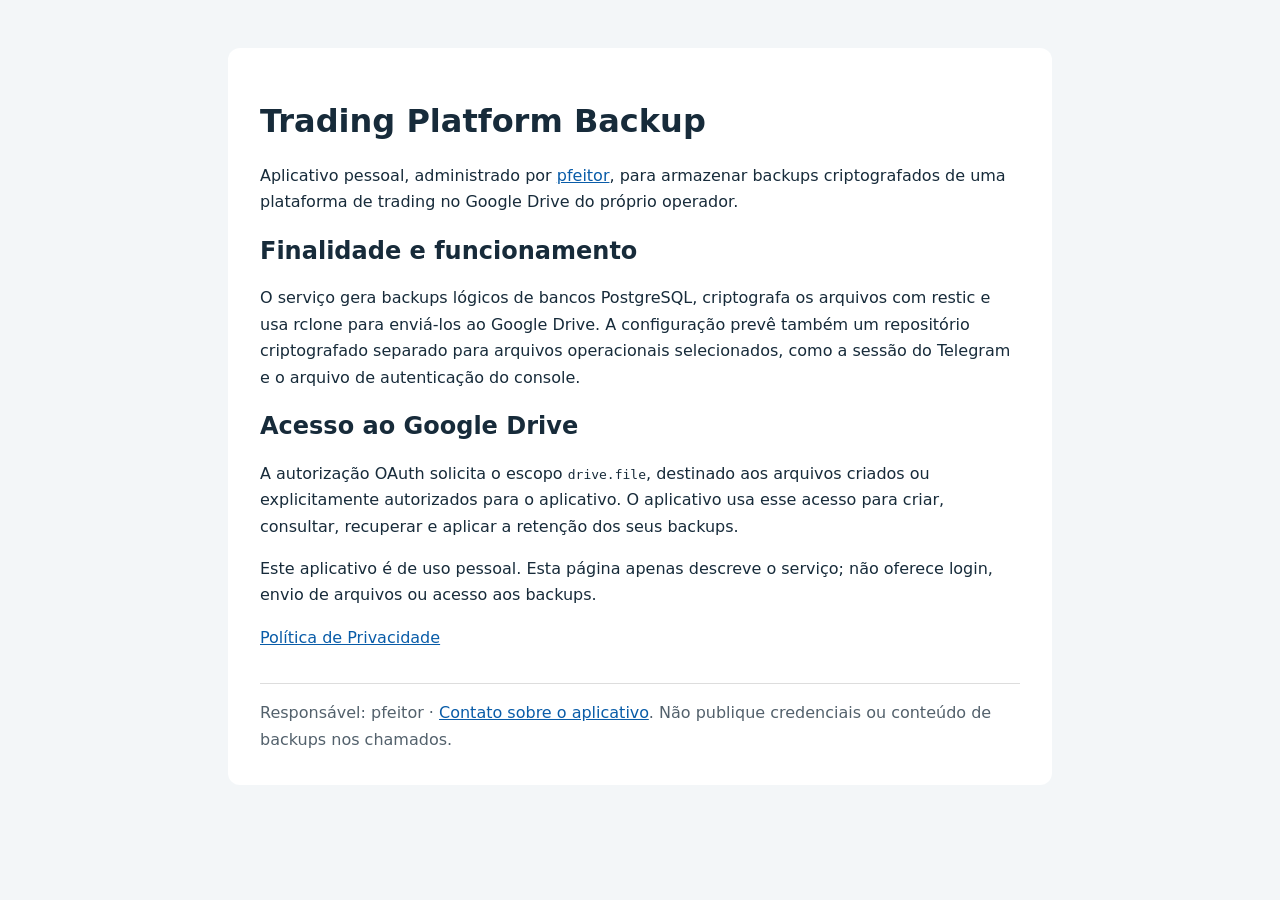
<file: index.html>
<!doctype html>
<html lang="pt-BR">
<head>
<meta charset="utf-8">
<meta name="viewport" content="width=device-width, initial-scale=1">
<meta name="description" content="Trading Platform Backup — aplicativo pessoal de backup criptografado no Google Drive.">
<title>Trading Platform Backup</title>
<link rel="stylesheet" href="style.css">
</head>
<body><main><h1>Trading Platform Backup</h1>
<p>Aplicativo pessoal, administrado por <a href="https://github.com/pfeitor">pfeitor</a>, para armazenar backups criptografados de uma plataforma de trading no Google Drive do próprio operador.</p>
<h2>Finalidade e funcionamento</h2>
<p>O serviço gera backups lógicos de bancos PostgreSQL, criptografa os arquivos com restic e usa rclone para enviá-los ao Google Drive. A configuração prevê também um repositório criptografado separado para arquivos operacionais selecionados, como a sessão do Telegram e o arquivo de autenticação do console.</p>
<h2>Acesso ao Google Drive</h2>
<p>A autorização OAuth solicita o escopo <code>drive.file</code>, destinado aos arquivos criados ou explicitamente autorizados para o aplicativo. O aplicativo usa esse acesso para criar, consultar, recuperar e aplicar a retenção dos seus backups.</p>
<p>Este aplicativo é de uso pessoal. Esta página apenas descreve o serviço; não oferece login, envio de arquivos ou acesso aos backups.</p>
<p><a href="privacy.html">Política de Privacidade</a></p>
<footer>Responsável: pfeitor · <a href="https://github.com/pfeitor/trading-backup/issues">Contato sobre o aplicativo</a>. Não publique credenciais ou conteúdo de backups nos chamados.</footer></main></body>
</html>
</file>
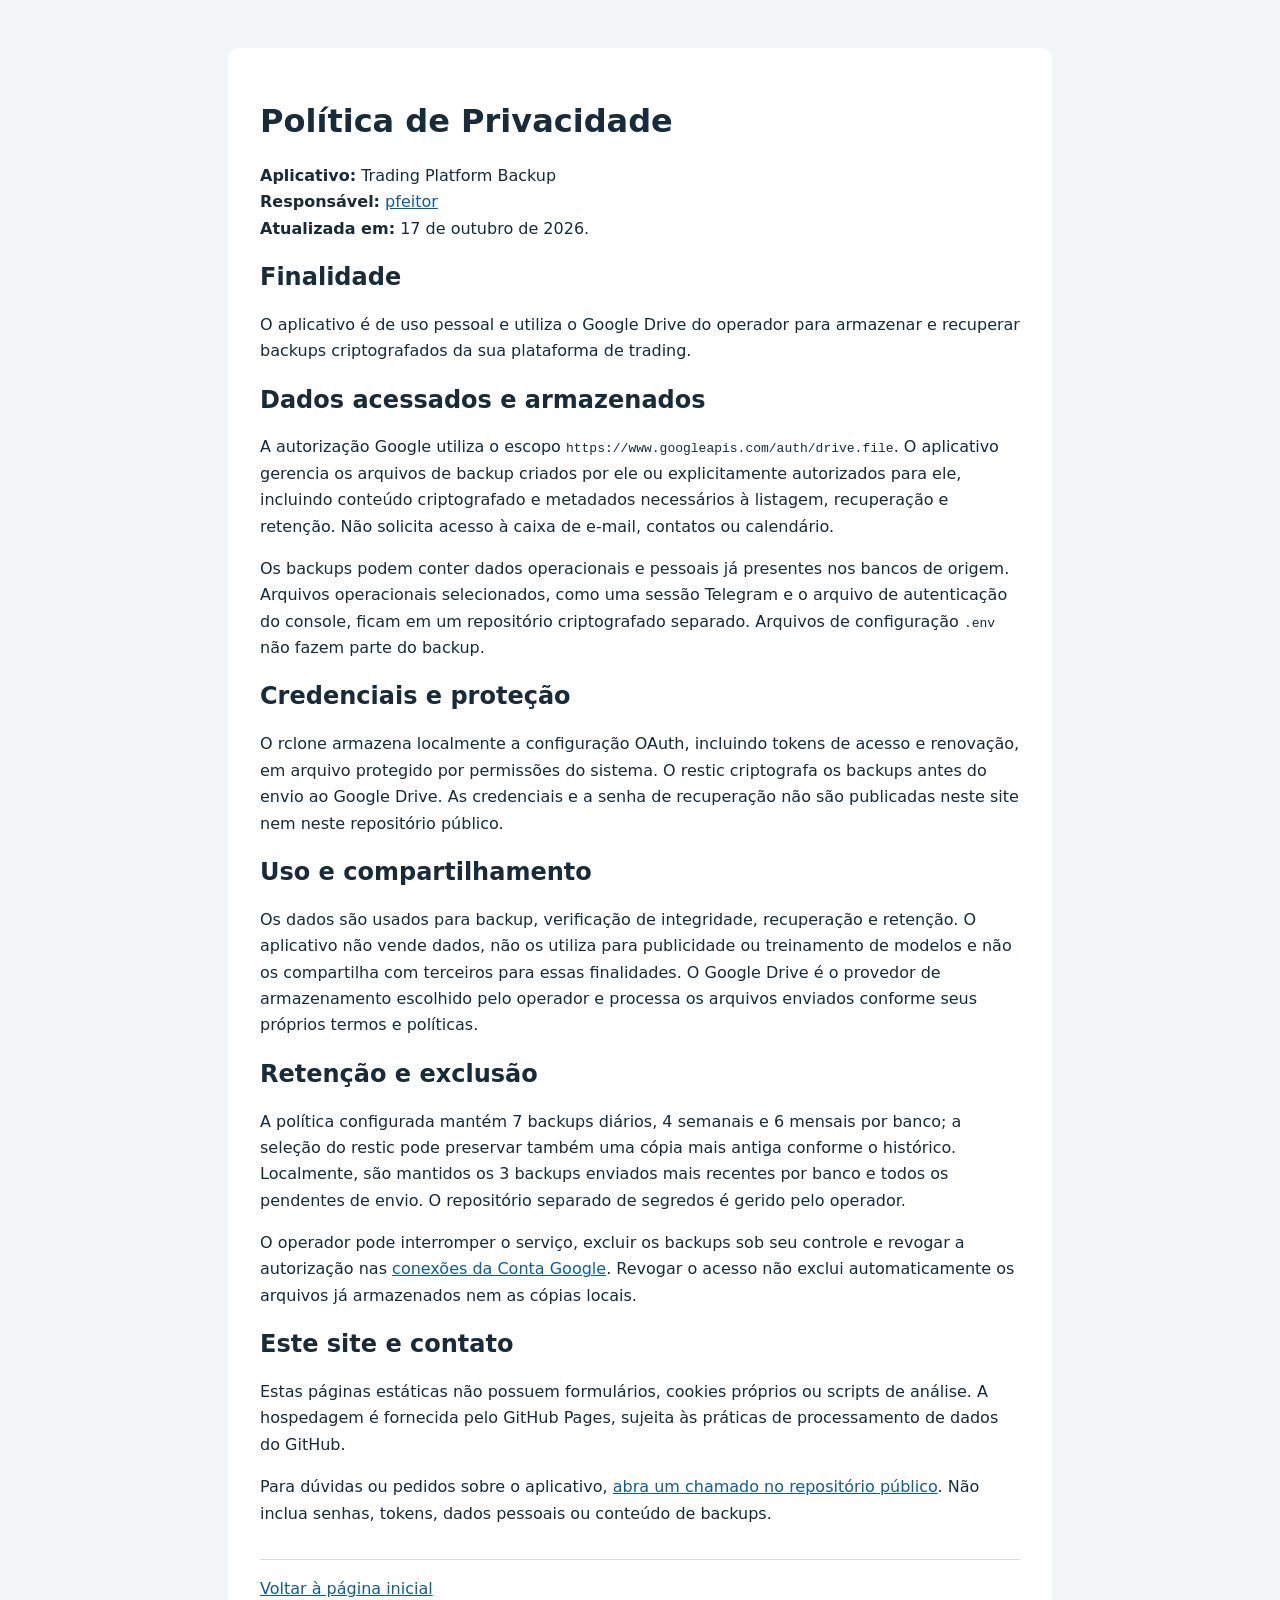
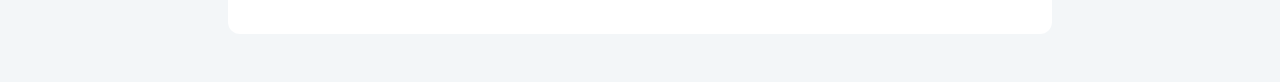
<file: privacy.html>
<!doctype html>
<html lang="pt-BR">
<head>
<meta charset="utf-8">
<meta name="viewport" content="width=device-width, initial-scale=1">
<meta name="description" content="Política de Privacidade — Trading Platform Backup — aplicativo pessoal de backup criptografado no Google Drive.">
<title>Política de Privacidade — Trading Platform Backup</title>
<link rel="stylesheet" href="style.css">
</head>
<body><main><h1>Política de Privacidade</h1>
<p><strong>Aplicativo:</strong> Trading Platform Backup<br><strong>Responsável:</strong> <a href="https://github.com/pfeitor">pfeitor</a><br><strong>Atualizada em:</strong> 17 de outubro de 2026.</p>
<h2>Finalidade</h2>
<p>O aplicativo é de uso pessoal e utiliza o Google Drive do operador para armazenar e recuperar backups criptografados da sua plataforma de trading.</p>
<h2>Dados acessados e armazenados</h2>
<p>A autorização Google utiliza o escopo <code>https://www.googleapis.com/auth/drive.file</code>. O aplicativo gerencia os arquivos de backup criados por ele ou explicitamente autorizados para ele, incluindo conteúdo criptografado e metadados necessários à listagem, recuperação e retenção. Não solicita acesso à caixa de e-mail, contatos ou calendário.</p>
<p>Os backups podem conter dados operacionais e pessoais já presentes nos bancos de origem. Arquivos operacionais selecionados, como uma sessão Telegram e o arquivo de autenticação do console, ficam em um repositório criptografado separado. Arquivos de configuração <code>.env</code> não fazem parte do backup.</p>
<h2>Credenciais e proteção</h2>
<p>O rclone armazena localmente a configuração OAuth, incluindo tokens de acesso e renovação, em arquivo protegido por permissões do sistema. O restic criptografa os backups antes do envio ao Google Drive. As credenciais e a senha de recuperação não são publicadas neste site nem neste repositório público.</p>
<h2>Uso e compartilhamento</h2>
<p>Os dados são usados para backup, verificação de integridade, recuperação e retenção. O aplicativo não vende dados, não os utiliza para publicidade ou treinamento de modelos e não os compartilha com terceiros para essas finalidades. O Google Drive é o provedor de armazenamento escolhido pelo operador e processa os arquivos enviados conforme seus próprios termos e políticas.</p>
<h2>Retenção e exclusão</h2>
<p>A política configurada mantém 7 backups diários, 4 semanais e 6 mensais por banco; a seleção do restic pode preservar também uma cópia mais antiga conforme o histórico. Localmente, são mantidos os 3 backups enviados mais recentes por banco e todos os pendentes de envio. O repositório separado de segredos é gerido pelo operador.</p>
<p>O operador pode interromper o serviço, excluir os backups sob seu controle e revogar a autorização nas <a href="https://myaccount.google.com/connections">conexões da Conta Google</a>. Revogar o acesso não exclui automaticamente os arquivos já armazenados nem as cópias locais.</p>
<h2>Este site e contato</h2>
<p>Estas páginas estáticas não possuem formulários, cookies próprios ou scripts de análise. A hospedagem é fornecida pelo GitHub Pages, sujeita às práticas de processamento de dados do GitHub.</p>
<p>Para dúvidas ou pedidos sobre o aplicativo, <a href="https://github.com/pfeitor/trading-backup/issues">abra um chamado no repositório público</a>. Não inclua senhas, tokens, dados pessoais ou conteúdo de backups.</p>
<footer><a href="index.html">Voltar à página inicial</a></footer></main></body>
</html>
</file>
<file: style.css>
body{font-family:system-ui,sans-serif;line-height:1.65;color:#172b3a;background:#f3f6f8;margin:0}main{max-width:760px;margin:48px auto;padding:32px;background:white;border-radius:12px}h1,h2{line-height:1.25}a{color:#095ca8}footer{border-top:1px solid #ddd;margin-top:32px;padding-top:16px;color:#53616c}@media(max-width:800px){main{margin:16px;padding:24px}}
</file>
